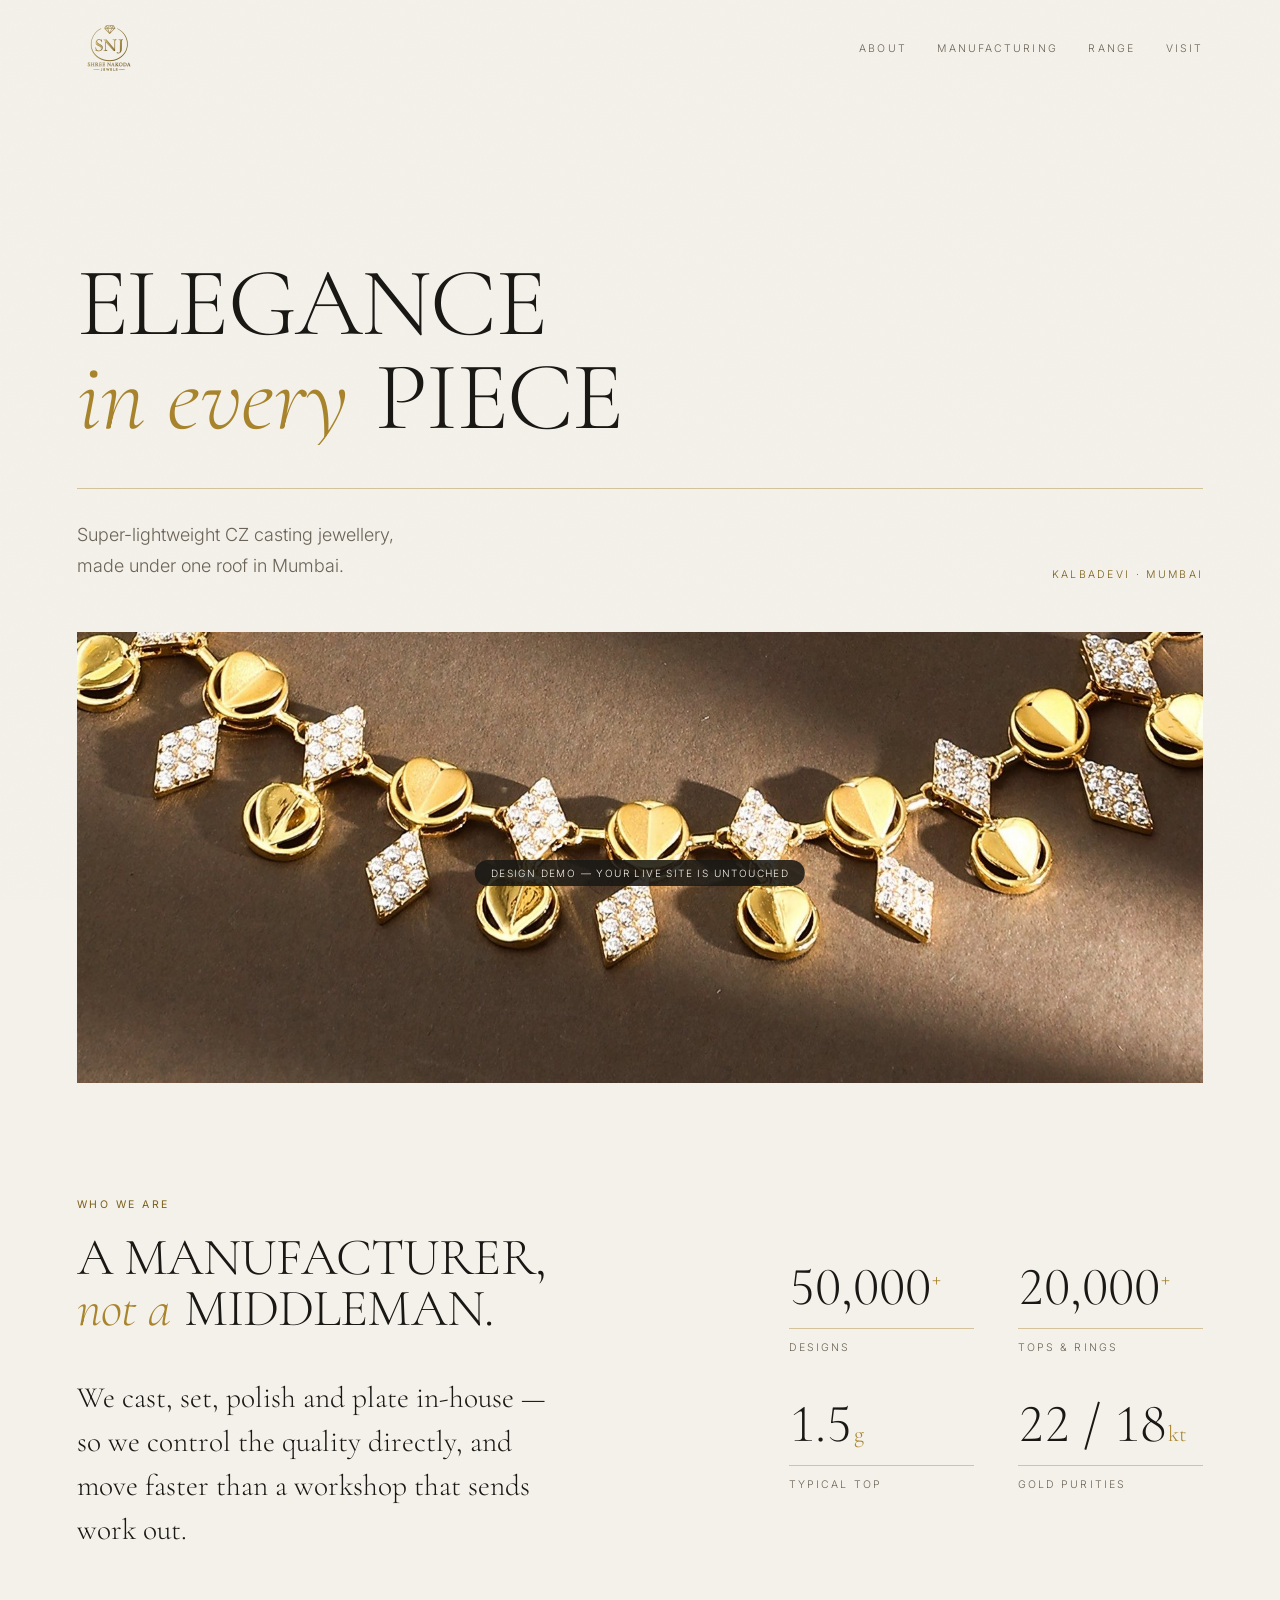
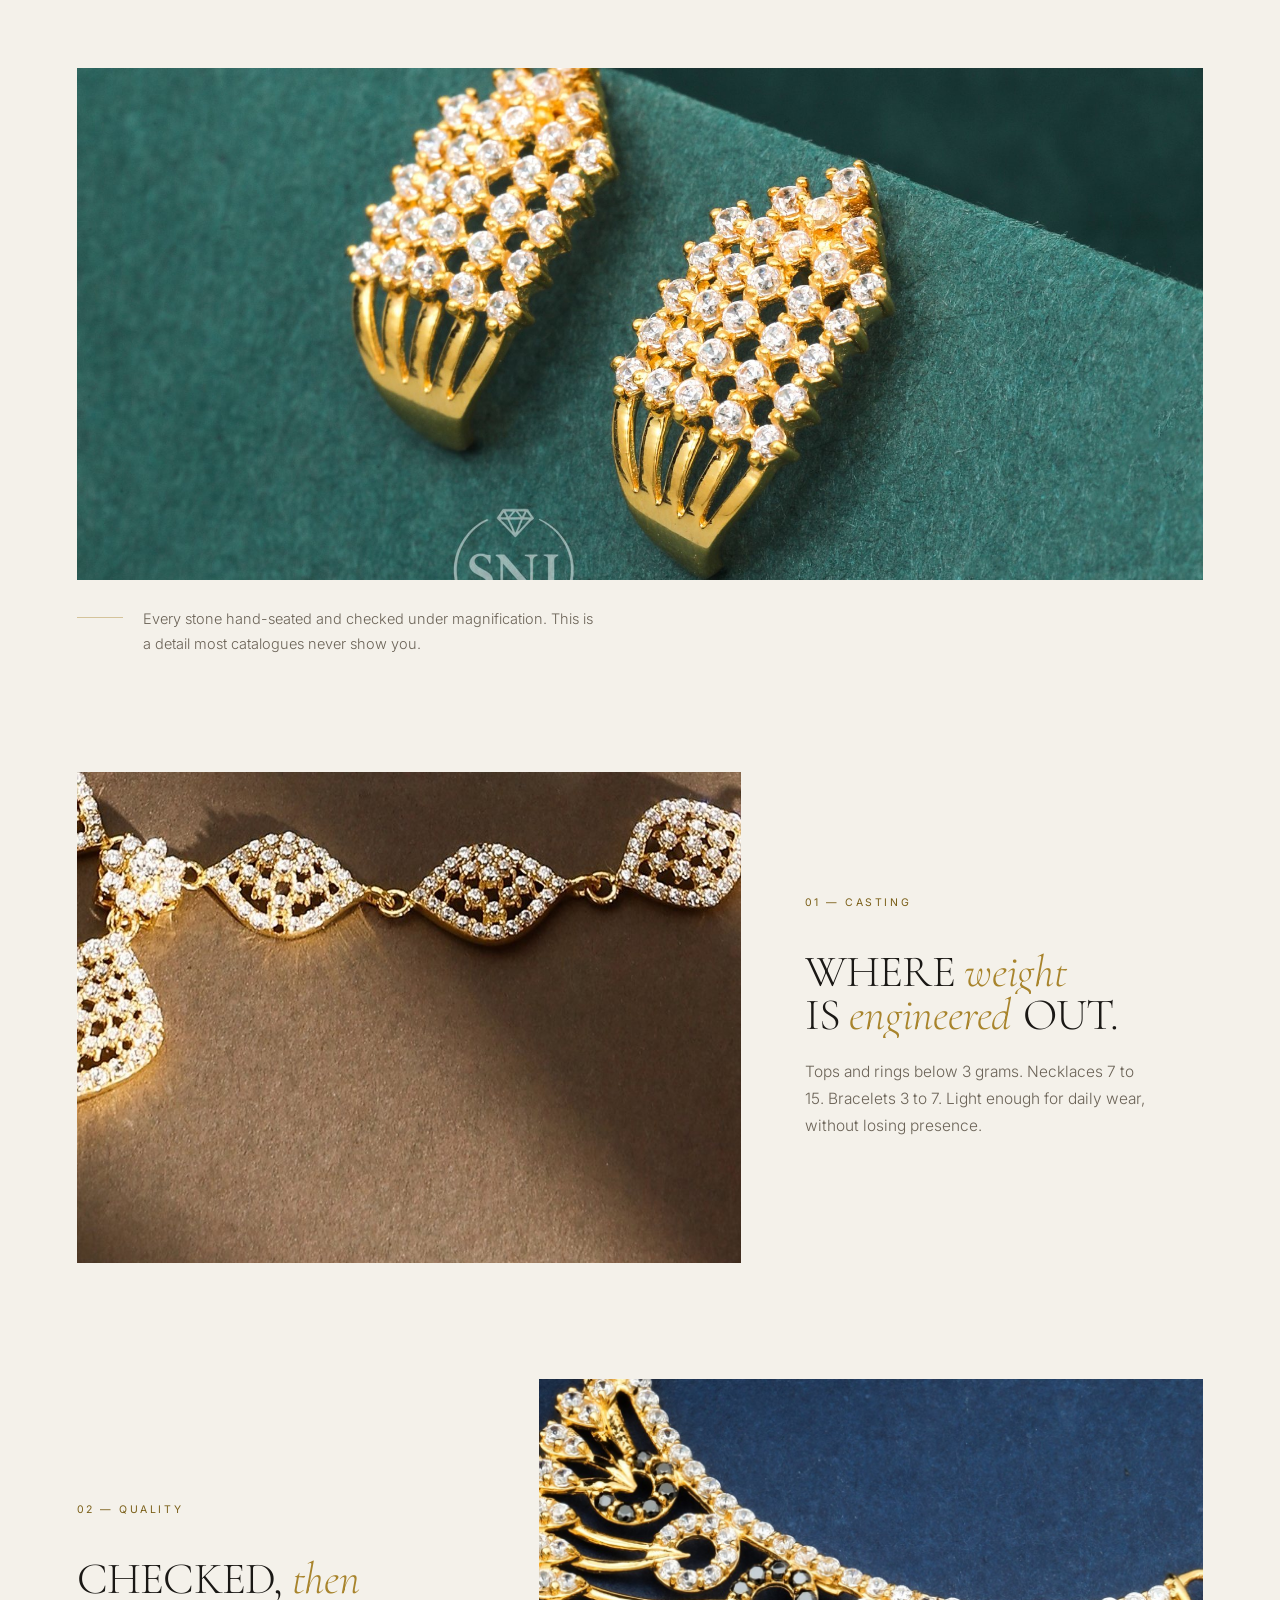
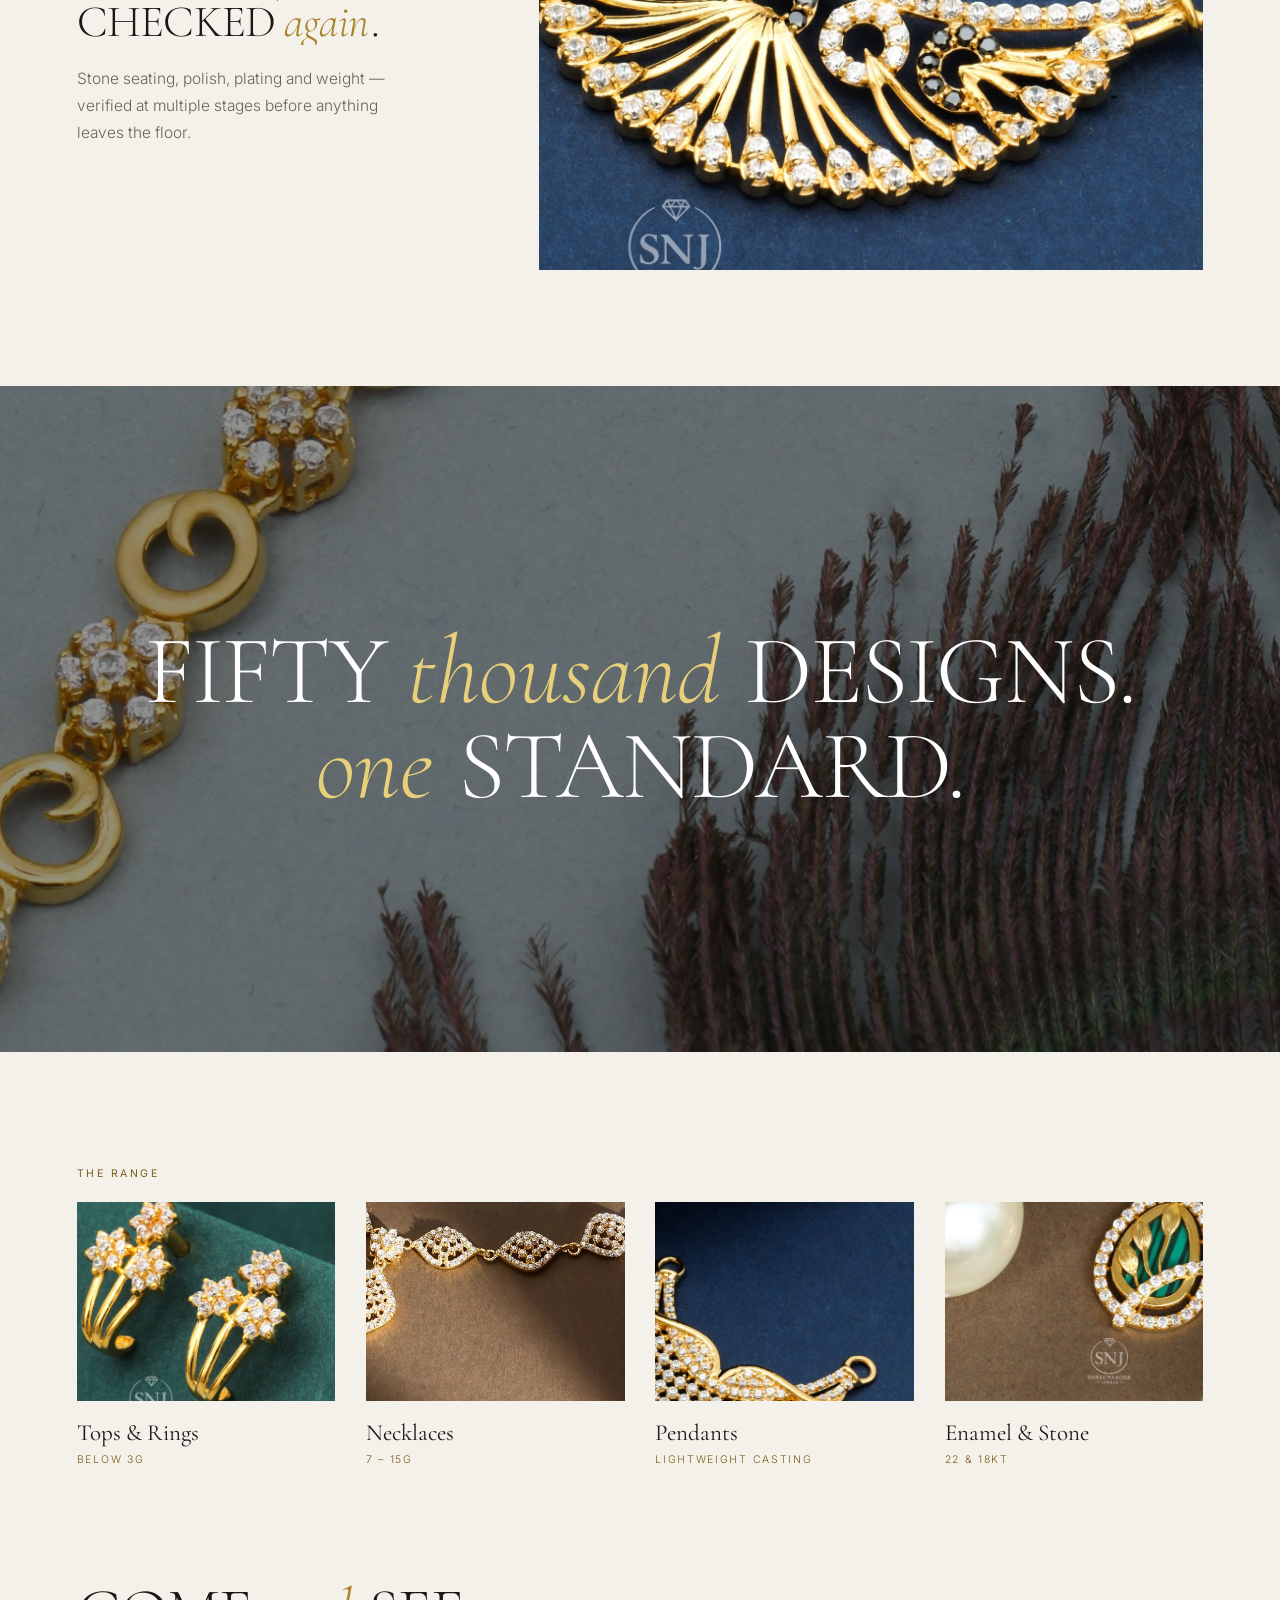
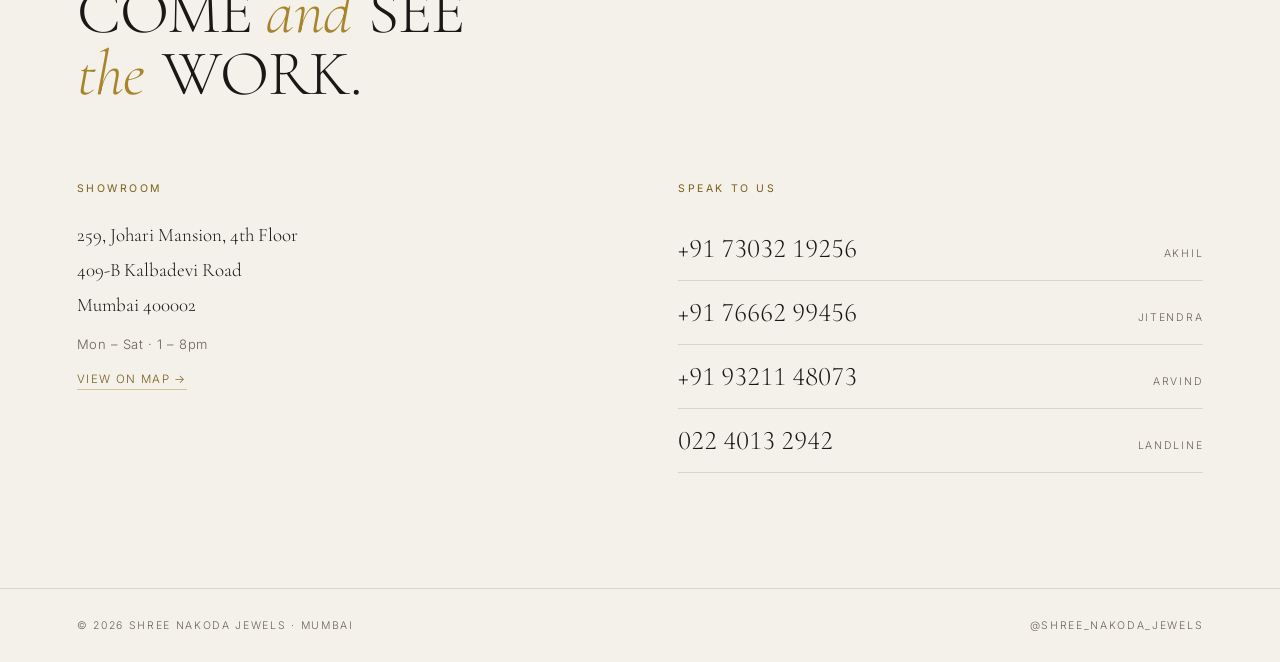
<file: demo.html>
<!DOCTYPE html>
<html lang="en">
<head>
<meta charset="UTF-8">
<meta name="viewport" content="width=device-width, initial-scale=1.0">
<title>Shree Nakoda Jewels — Design Demo</title>
<meta name="robots" content="noindex, nofollow">
<link rel="preconnect" href="https://fonts.googleapis.com">
<link rel="preconnect" href="https://fonts.gstatic.com" crossorigin>
<link href="https://fonts.googleapis.com/css2?family=Cormorant+Garamond:ital,wght@0,300;0,400;1,300;1,400&family=Inter:wght@300;400&display=swap" rel="stylesheet">
<link rel="stylesheet" href="css/demo.css">
<link rel="icon" type="image/png" sizes="64x64" href="assets/img/favicon-64.png">
<noscript><style>.rv,.rv-line span{opacity:1 !important;transform:none !important}</style></noscript>
</head>
<body>

<div class="paper"></div>
<div class="demo-flag">Design demo — your live site is untouched</div>

<header id="hdr">
  <a href="#top" class="brand"><img src="assets/img/logo.png" alt="Shree Nakoda Jewels"></a>
  <nav>
    <a href="#about">About</a>
    <a href="#craft">Manufacturing</a>
    <a href="#range">Range</a>
    <a href="#visit">Visit</a>
  </nav>
</header>

<!-- ============ 1 · HERO ============ -->
<section class="hero" id="top">
  <h1 class="display rv-line">
    <span class="l"><span>ELEGANCE</span></span>
    <span class="l"><span><em>in every</em> PIECE</span></span>
  </h1>
  <div class="hero-foot rv">
    <p class="lede">Super-lightweight CZ casting jewellery,<br>made under one roof in Mumbai.</p>
    <p class="since">Kalbadevi · Mumbai</p>
  </div>
</section>

<figure class="bandfig rv">
  <img src="assets/img/studio/hero-band.jpg" alt="Gold CZ necklace by Shree Nakoda Jewels">
</figure>

<!-- ============ 2 · ABOUT + SPECS (paired so neither column sits empty) ====== -->
<section class="statement" id="about">
  <div class="statement-copy">
    <p class="label rv">Who we are</p>
    <h2 class="display md rv-line">
      <span class="l"><span>A MANUFACTURER,</span></span>
      <span class="l"><span><em>not a</em> MIDDLEMAN.</span></span>
    </h2>
    <p class="body-lg rv">
      We cast, set, polish and plate in-house — so we control the quality
      directly, and move faster than a workshop that sends work out.
    </p>
  </div>
  <div class="specs">
    <div class="spec rv"><strong>50,000<sup>+</sup></strong><span>Designs</span></div>
    <div class="spec rv"><strong>20,000<sup>+</sup></strong><span>Tops &amp; rings</span></div>
    <div class="spec rv"><strong>1.5<em>g</em></strong><span>Typical top</span></div>
    <div class="spec rv"><strong>22 / 18<em>kt</em></strong><span>Gold purities</span></div>
  </div>
</section>

<!-- ============ 4 · DETAIL / CRAFT PROOF ============ -->
<section class="detail">
  <figure class="rv"><img src="assets/img/studio/detail-macro.jpg" alt="Close detail of prong-set CZ stones" loading="lazy"></figure>
  <div class="detail-cap rv">
    <span class="rule"></span>
    <p>Every stone hand-seated and checked under magnification.
       This is a detail most catalogues never show you.</p>
  </div>
</section>

<!-- ============ 5 · CASTING ============ -->
<section class="pair" id="craft">
  <figure class="fig rv"><img src="assets/img/studio/craft-casting.jpg" alt="Gold CZ necklace detail" loading="lazy"></figure>
  <div class="pair-copy">
    <p class="label rv">01 — Casting</p>
    <h3 class="display sm rv-line">
      <span class="l"><span>WHERE <em>weight</em></span></span>
      <span class="l"><span>IS <em>engineered</em> OUT.</span></span>
    </h3>
    <p class="rv">Tops and rings below 3 grams. Necklaces 7 to 15. Bracelets 3 to 7.
      Light enough for daily wear, without losing presence.</p>
  </div>
</section>

<!-- ============ 6 · QUALITY ============ -->
<section class="pair reverse">
  <figure class="fig rv"><img src="assets/img/studio/craft-quality.jpg" alt="Gold and CZ pendant detail" loading="lazy"></figure>
  <div class="pair-copy">
    <p class="label rv">02 — Quality</p>
    <h3 class="display sm rv-line">
      <span class="l"><span>CHECKED, <em>then</em></span></span>
      <span class="l"><span>CHECKED <em>again</em>.</span></span>
    </h3>
    <p class="rv">Stone seating, polish, plating and weight — verified at multiple
      stages before anything leaves the floor.</p>
  </div>
</section>

<!-- ============ 7 · FULL BLEED ============ -->
<section class="bleed">
  <img src="assets/img/studio/bleed-bracelet.jpg" alt="Gold CZ bracelet" loading="lazy">
  <div class="bleed-scrim"></div>
  <h2 class="display bleed-h rv-line">
    <span class="l"><span>FIFTY <em>thousand</em> DESIGNS.</span></span>
    <span class="l"><span><em>one</em> STANDARD.</span></span>
  </h2>
</section>

<!-- ============ 8 · RANGE ============ -->
<section class="range" id="range">
  <p class="label rv">The range</p>
  <div class="range-grid">
    <article class="rv">
      <figure><img src="assets/img/studio/range-tops.jpg" alt="Tops and rings" loading="lazy"></figure>
      <h4>Tops &amp; Rings</h4><p class="wt">Below 3g</p>
    </article>
    <article class="rv">
      <figure><img src="assets/img/studio/range-necklace.jpg" alt="Necklaces" loading="lazy"></figure>
      <h4>Necklaces</h4><p class="wt">7 – 15g</p>
    </article>
    <article class="rv">
      <figure><img src="assets/img/studio/range-pendant.jpg" alt="Pendants" loading="lazy"></figure>
      <h4>Pendants</h4><p class="wt">Lightweight casting</p>
    </article>
    <article class="rv">
      <figure><img src="assets/img/studio/range-enamel.jpg" alt="Enamel and stone" loading="lazy"></figure>
      <h4>Enamel &amp; Stone</h4><p class="wt">22 &amp; 18kt</p>
    </article>
  </div>
</section>

<!-- ============ 9 · VISIT ============ -->
<section class="visit" id="visit">
  <h2 class="display md rv-line">
    <span class="l"><span>COME <em>and</em> SEE</span></span>
    <span class="l"><span><em>the</em> WORK.</span></span>
  </h2>
  <div class="visit-grid">
    <div class="rv">
      <p class="label">Showroom</p>
      <p class="addr">259, Johari Mansion, 4th Floor<br>409-B Kalbadevi Road<br>Mumbai 400002</p>
      <p class="hours">Mon – Sat · 1 – 8pm</p>
      <a class="maplink" target="_blank" rel="noopener"
         href="https://www.google.com/maps/search/?api=1&query=259+Johari+Mansion+4th+Floor+409-B+Kalbadevi+Road+Mumbai+400002">View on map →</a>
    </div>
    <div class="rv">
      <p class="label">Speak to us</p>
      <a class="big-link" href="tel:+917303219256">+91 73032 19256 <em>Akhil</em></a>
      <a class="big-link" href="tel:+917666299456">+91 76662 99456 <em>Jitendra</em></a>
      <a class="big-link" href="tel:+919321148073">+91 93211 48073 <em>Arvind</em></a>
      <a class="big-link" href="tel:+912240132942">022 4013 2942 <em>Landline</em></a>
    </div>
  </div>
</section>

<footer>
  <span>© <span id="yr"></span> Shree Nakoda Jewels · Mumbai</span>
  <a href="https://www.instagram.com/shree_nakoda_jewels/" target="_blank" rel="noopener">@shree_nakoda_jewels</a>
</footer>

<script src="js/demo.js" defer></script>
</body>
</html>
</file>
<file: css/demo.css>
/* ===== Shree Nakoda Jewels — design demo (light editorial) =====

   GOLD: brand gold #d4af37 scores 1.86:1 on this cream — unreadable.
   Display italics use --gold (3.10:1, large-text pass), small text uses
   --bronze (5.35:1, body pass). Bright gold only on dark photos.

   DENSITY: deliberately sparse — one idea per screen. Resist adding modules.

   QUALITY CUES (what makes this read as premium rather than catalogue):
   1. macro detail imagery, shown large — you can see the prong work
   2. hairline gold rules and small optical details instead of heavy borders
   3. specs set as precise typography (2.5g, 22/18kt) rather than marketing
   4. a faint paper grain so the cream reads as stock, not flat #fff
   5. varied image ratios (3:1 band, 2.2:1 macro, 1.6:1 pair) for rhythm */

:root{
  --cream:#f4f1ea;
  --cream-2:#eae5db;
  --ink:#1a1815;
  --muted:#6b6357;
  --gold:#a8842c;
  --bronze:#7a5f18;
  --line:rgba(26,24,21,.13);
  --hair:rgba(168,132,44,.42);
  --serif:'Cormorant Garamond',Georgia,serif;
  --sans:'Inter',system-ui,-apple-system,'Segoe UI',sans-serif;
  --ease:cubic-bezier(.19,1,.22,1);
  --pad:clamp(22px,6vw,110px);
  --maxw:1380px;
  --gap:clamp(78px,9vw,140px);   /* was 110-240px — read as dead space */
}

*{box-sizing:border-box}
html{scroll-behavior:smooth;-webkit-text-size-adjust:100%}
body{
  margin:0;background:var(--cream);color:var(--ink);
  font-family:var(--sans);font-weight:300;overflow-x:hidden;
  -webkit-font-smoothing:antialiased;
}
img{display:block;max-width:100%}
a{color:inherit;text-decoration:none}
::selection{background:var(--gold);color:#fff}

/* Paper grain — stops the cream reading as flat digital white */
.paper{
  position:fixed;inset:0;z-index:9998;pointer-events:none;opacity:.5;
  mix-blend-mode:multiply;
  background-image:url("data:image/svg+xml,%3Csvg xmlns='http://www.w3.org/2000/svg' width='160' height='160'%3E%3Cfilter id='n'%3E%3CfeTurbulence type='fractalNoise' baseFrequency='.8' numOctaves='3' stitchTiles='stitch'/%3E%3CfeColorMatrix type='saturate' values='0'/%3E%3C/filter%3E%3Crect width='100%25' height='100%25' filter='url(%23n)' opacity='.045'/%3E%3C/svg%3E");
}

.demo-flag{
  position:fixed;left:50%;bottom:14px;transform:translateX(-50%);z-index:9999;
  background:rgba(26,24,21,.88);color:var(--cream);
  font-size:10px;letter-spacing:.14em;text-transform:uppercase;
  padding:7px 16px;border-radius:40px;pointer-events:none;
}

/* ---------- Type ---------- */
.display{
  font-family:var(--serif);font-weight:300;
  font-size:clamp(40px,7.6vw,120px);line-height:.97;letter-spacing:-.018em;
  text-transform:uppercase;margin:0;
}
.display em{font-style:italic;text-transform:lowercase;color:var(--gold);letter-spacing:-.005em;padding-right:.05em}
.display.md{font-size:clamp(31px,5vw,74px)}
.display.sm{font-size:clamp(26px,3.5vw,50px)}

.label{
  font-size:10.5px;font-weight:400;letter-spacing:.24em;
  text-transform:uppercase;color:var(--bronze);margin:0 0 22px;
}
.lede{font-size:clamp(15px,1.5vw,18px);line-height:1.7;color:var(--muted);margin:0}
.body-lg{
  font-family:var(--serif);font-weight:300;
  font-size:clamp(19px,2.3vw,32px);line-height:1.5;color:var(--ink);
  max-width:34ch;margin:0;text-wrap:pretty;
}
p{margin:0}

/* ---------- Reveal ---------- */
.rv{opacity:0;transform:translateY(22px);transition:opacity 1.05s var(--ease),transform 1.05s var(--ease)}
.rv.in{opacity:1;transform:none}
.rv-line .l{display:block;overflow:hidden}
.rv-line .l>span{display:block;transform:translateY(105%);transition:transform 1.1s var(--ease)}
.rv-line.in .l>span{transform:none}
.rv-line.in .l:nth-child(2)>span{transition-delay:.09s}
html:not(.js) .rv{opacity:1;transform:none}
html:not(.js) .rv-line .l>span{transform:none}

/* ---------- Header ---------- */
#hdr{
  position:fixed;top:0;left:0;right:0;z-index:500;
  display:flex;align-items:center;justify-content:space-between;
  padding:16px var(--pad);
  transition:background .45s var(--ease),padding .45s var(--ease),box-shadow .45s var(--ease);
}
#hdr.solid{background:rgba(244,241,234,.93);backdrop-filter:blur(10px);padding:9px var(--pad);box-shadow:0 1px 0 var(--line)}
/* Logo carries fine linework and a wordmark — below ~56px it stops reading. */
#hdr .brand img{width:clamp(56px,5vw,66px);height:auto;transition:width .45s var(--ease)}
#hdr.solid .brand img{width:clamp(46px,4vw,54px)}
#hdr nav{display:flex;gap:clamp(15px,2.4vw,34px)}
#hdr nav a{font-size:10.5px;letter-spacing:.2em;text-transform:uppercase;color:var(--muted);transition:color .3s}
#hdr nav a:hover{color:var(--bronze)}

/* ---------- 1 · Hero ---------- */
.hero{max-width:var(--maxw);margin:0 auto;padding:clamp(150px,20vw,260px) var(--pad) clamp(34px,4vw,56px)}
.hero h1{margin:0 0 clamp(30px,3.4vw,48px)}
.hero-foot{
  display:flex;justify-content:space-between;align-items:flex-end;gap:24px;flex-wrap:wrap;
  padding-top:clamp(20px,2.4vw,32px);border-top:1px solid var(--hair);
}
.since{font-size:10.5px;letter-spacing:.22em;text-transform:uppercase;color:var(--bronze)}

/* Wide cinematic band */
.bandfig{margin:0 auto;max-width:var(--maxw);padding:0 var(--pad)}
.bandfig img{width:100%;aspect-ratio:2.5/1;object-fit:cover;background:var(--cream-2)}

/* ---------- 2 · About + specs, side by side ----------
   Previously the statement sat alone and the right 60% of the row was empty.
   Pairing it with the spec figures fills the measure and removes a section. */
.statement{
  display:grid;grid-template-columns:1.22fr .78fr;gap:clamp(40px,5vw,84px);
  align-items:center;max-width:var(--maxw);margin:0 auto;padding:var(--gap) var(--pad) 0;
}
/* narrower column was stranding "A" alone on its own line */
.statement .display.md{font-size:clamp(29px,4.1vw,62px)}
.statement h2{margin-bottom:clamp(28px,3.2vw,46px)}

/* ---------- Specs — precision as typography ---------- */
.specs{display:grid;grid-template-columns:repeat(2,1fr);gap:clamp(26px,3.4vw,46px)}
.spec strong{
  display:block;font-family:var(--serif);font-weight:300;
  font-size:clamp(32px,4.2vw,58px);line-height:1;margin-bottom:14px;
  font-variant-numeric:lining-nums tabular-nums;
}
.spec strong sup{font-size:.42em;vertical-align:super;color:var(--gold);margin-left:.06em}
.spec strong em{font-style:normal;font-size:.42em;color:var(--gold);margin-left:.08em}
.spec span{
  font-size:10.5px;letter-spacing:.2em;text-transform:uppercase;color:var(--muted);
  display:block;padding-top:12px;border-top:1px solid var(--hair);
}

/* ---------- 4 · Detail / craft proof ---------- */
.detail{max-width:var(--maxw);margin:0 auto;padding:var(--gap) var(--pad) 0}
.detail figure{margin:0;overflow:hidden;background:var(--cream-2)}
.detail img{width:100%;aspect-ratio:2.2/1;object-fit:cover}
.detail-cap{display:flex;gap:20px;align-items:flex-start;margin-top:26px;max-width:52ch}
.detail-cap .rule{flex:0 0 46px;height:1px;background:var(--hair);margin-top:11px}
.detail-cap p{font-size:14.5px;line-height:1.75;color:var(--muted)}

/* ---------- 5 & 6 · Editorial pairs ---------- */
/* Image column given more weight — at 1fr the photos read as undersized. */
.pair{
  display:grid;grid-template-columns:1.25fr .75fr;gap:clamp(32px,5vw,80px);
  align-items:center;max-width:var(--maxw);margin:0 auto;padding:var(--gap) var(--pad) 0;
}
.pair.reverse{grid-template-columns:.75fr 1.25fr}
.pair.reverse .fig{order:2}
.fig{margin:0;overflow:hidden;background:var(--cream-2)}
.fig img{width:100%;aspect-ratio:1.35/1;object-fit:cover;transition:transform 1.4s var(--ease)}
.fig:hover img{transform:scale(1.03)}
.pair-copy{display:flex;flex-direction:column;gap:20px}
.pair-copy p:last-child{color:var(--muted);line-height:1.75;max-width:34ch;font-size:15.5px}

/* ---------- 7 · Full bleed ---------- */
.bleed{
  position:relative;min-height:74svh;margin-top:var(--gap);
  display:flex;align-items:center;justify-content:center;overflow:hidden;
}
.bleed>img{position:absolute;inset:0;width:100%;height:100%;object-fit:cover}
.bleed-scrim{position:absolute;inset:0;background:rgba(12,11,9,.44)}
.bleed-h{position:relative;z-index:2;text-align:center;padding:0 var(--pad);color:#fff}
.bleed-h em{color:#e8cf7a}

/* ---------- 8 · Range ---------- */
.range{max-width:var(--maxw);margin:0 auto;padding:var(--gap) var(--pad) 0}
.range-grid{display:grid;grid-template-columns:repeat(4,1fr);gap:clamp(16px,2.4vw,34px)}
.range-grid figure{margin:0 0 18px;overflow:hidden;background:var(--cream-2)}
.range-grid img{width:100%;aspect-ratio:1.3/1;object-fit:cover;transition:transform 1.3s var(--ease)}
.range-grid article:hover img{transform:scale(1.04)}
.range-grid h4{font-family:var(--serif);font-weight:400;font-size:clamp(18px,1.8vw,24px);margin:0 0 6px}
.wt{font-size:10.5px;letter-spacing:.16em;text-transform:uppercase;color:var(--bronze)}

/* ---------- 9 · Visit ---------- */
.visit{max-width:var(--maxw);margin:0 auto;padding:var(--gap) var(--pad) clamp(70px,9vw,120px)}
.visit h2{margin-bottom:clamp(46px,6vw,88px)}
.visit-grid{display:grid;grid-template-columns:1fr 1fr;gap:clamp(36px,6vw,100px)}
.addr{font-family:var(--serif);font-size:19px;line-height:1.85;color:var(--ink)}
.hours{margin-top:14px;font-size:13px;color:var(--muted);letter-spacing:.04em}
.maplink{
  display:inline-block;margin-top:20px;font-size:11.5px;letter-spacing:.12em;
  text-transform:uppercase;color:var(--bronze);border-bottom:1px solid var(--hair);padding-bottom:3px;
}
.maplink:hover{border-color:var(--bronze)}
.big-link{
  display:flex;justify-content:space-between;align-items:baseline;gap:16px;
  font-family:var(--serif);font-size:clamp(19px,2.1vw,29px);font-weight:300;
  padding:15px 0;border-bottom:1px solid var(--line);
  font-variant-numeric:lining-nums tabular-nums;
  transition:color .35s var(--ease),padding-left .35s var(--ease),border-color .35s var(--ease);
}
.big-link em{
  font-style:normal;font-family:var(--sans);font-size:10.5px;
  letter-spacing:.16em;text-transform:uppercase;color:var(--muted);white-space:nowrap;
}
.big-link:hover{color:var(--bronze);padding-left:8px;border-color:var(--hair)}

footer{
  display:flex;justify-content:space-between;gap:18px;flex-wrap:wrap;
  padding:30px var(--pad);border-top:1px solid var(--line);
  font-size:10.5px;letter-spacing:.16em;text-transform:uppercase;color:var(--muted);
}
footer a:hover{color:var(--bronze)}

/* ---------- Responsive ---------- */
@media(max-width:980px){
  .statement{grid-template-columns:1fr;gap:44px}
  .specs{grid-template-columns:repeat(2,1fr);gap:34px}
  .pair,.pair.reverse{grid-template-columns:1fr;gap:30px}
  .pair.reverse .fig{order:0}
  .range-grid{grid-template-columns:repeat(2,1fr);gap:20px}
  .visit-grid{grid-template-columns:1fr}
  .bandfig img{aspect-ratio:2/1}
  .detail img{aspect-ratio:1.7/1}
}
@media(max-width:560px){
  .specs{grid-template-columns:1fr;gap:26px}
  .range-grid{grid-template-columns:1fr}
  .big-link{flex-direction:column;gap:4px}
  footer{flex-direction:column;gap:10px}
  .bandfig img,.detail img{aspect-ratio:3/2}
}

/* ---------- Reduced motion ---------- */
@media(prefers-reduced-motion:reduce){
  html{scroll-behavior:auto}
  .rv{opacity:1 !important;transform:none !important;transition:none !important}
  .rv-line .l>span{transform:none !important;transition:none !important}
  .fig img,.range-grid img{transition:none !important}
}
</file>
